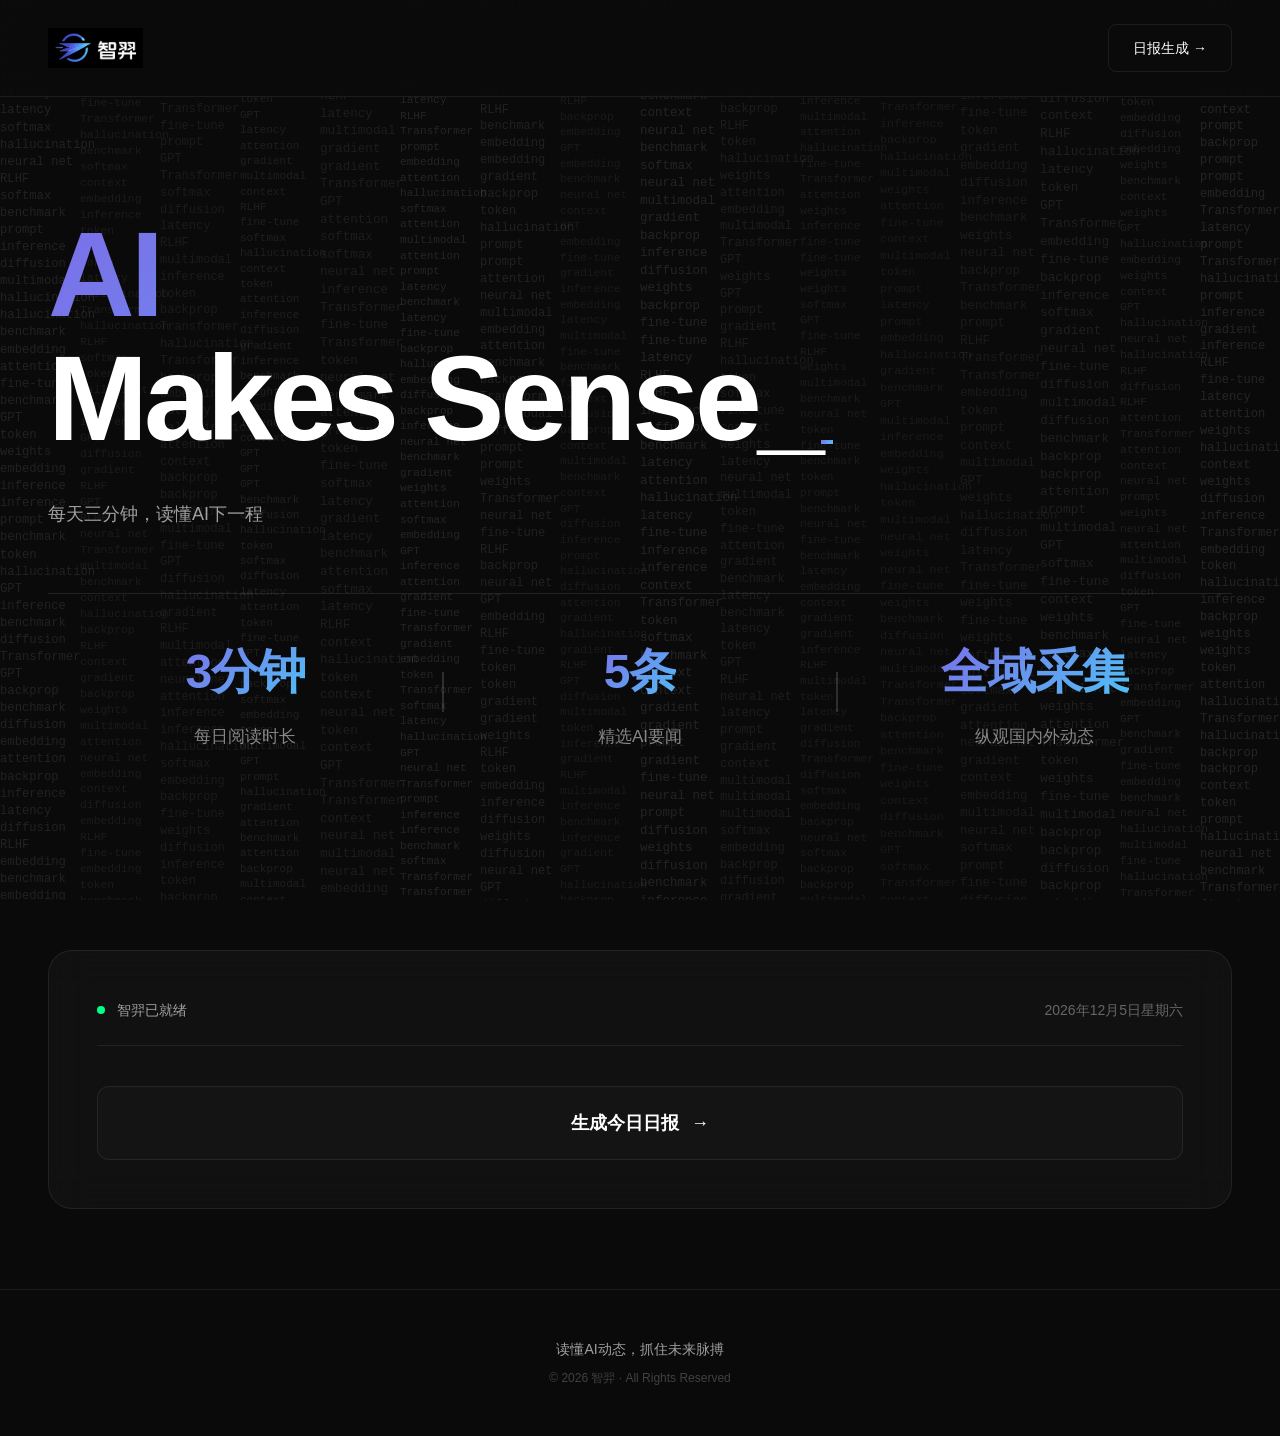
<file: 202606-ai-daily-news/frontend/index.html>
<!DOCTYPE html>
<html lang="zh-CN">
<head>
    <meta charset="UTF-8">
    <meta name="viewport" content="width=device-width, initial-scale=1.0">
    <title>智羿 - AI Makes Sense</title>
    <style>
        :root {
            --bg-primary: #0a0a0a;
            --bg-secondary: #141414;
            --bg-card: rgba(255, 255, 255, 0.03);
            --text-primary: #ffffff;
            --text-secondary: #a0a0a0;
            --text-tertiary: #666666;
            --accent-gradient: linear-gradient(135deg, #7B6FE8 0%, #4FC3F7 100%);
            --accent-solid: #7B6FE8;
            --border-color: rgba(255, 255, 255, 0.08);
            --blur-strength: 20px;
            --transition-speed: 0.3s;
        }

        * {
            margin: 0;
            padding: 0;
            box-sizing: border-box;
        }

        body {
            font-family: -apple-system, BlinkMacSystemFont, "Segoe UI", Roboto, "Helvetica Neue", Arial, sans-serif;
            background: var(--bg-primary);
            color: var(--text-primary);
            line-height: 1.6;
            overflow-x: hidden;
            min-height: 100vh;
        }

        /* 背景字符流 */
        .bg-char-stream {
            position: fixed;
            top: 0;
            left: 0;
            width: 100%;
            height: 100%;
            pointer-events: none;
            z-index: 0;
            overflow: hidden;
        }

        .char-column {
            position: absolute;
            top: 0;
            font-family: 'Courier New', 'Monaco', 'Menlo', monospace;
            font-size: 12px;
            white-space: pre;
            line-height: 1.4;
            animation: scrollDown linear infinite;
        }

        @keyframes scrollDown {
            0% {
                transform: translateY(-100%);
            }
            100% {
                transform: translateY(100vh);
            }
        }

        /* 导航栏 */
        .navbar {
            position: fixed;
            top: 0;
            left: 0;
            right: 0;
            z-index: 100;
            padding: 24px 48px;
            display: flex;
            justify-content: space-between;
            align-items: center;
            background: rgba(10, 10, 10, 0.8);
            backdrop-filter: blur(var(--blur-strength));
            border-bottom: 1px solid var(--border-color);
        }

        .logo {
            display: flex;
            align-items: center;
            text-decoration: none;
        }

        .logo img {
            height: 40px;
            width: auto;
            object-fit: contain;
        }

        .nav-links {
            display: flex;
            gap: 48px;
            list-style: none;
        }

        .nav-links a {
            color: var(--text-secondary);
            text-decoration: none;
            font-size: 14px;
            font-weight: 500;
            transition: color var(--transition-speed);
        }

        .nav-links a:hover,
        .nav-links a.active {
            color: var(--text-primary);
        }

        .nav-cta {
            padding: 12px 24px;
            background: transparent;
            border: 1px solid var(--border-color);
            color: var(--text-primary);
            font-size: 14px;
            font-weight: 500;
            cursor: pointer;
            transition: all var(--transition-speed);
            border-radius: 8px;
            text-decoration: none;
            display: inline-flex;
            align-items: center;
            gap: 8px;
        }

        .nav-cta:hover {
            background: var(--bg-card);
            border-color: var(--accent-solid);
        }

        /* 主内容区域 */
        .main-content {
            position: relative;
            z-index: 1;
            padding-top: 100px;
            min-height: 100vh;
        }

        /* Hero区域 */
        .hero {
            padding: 120px 48px 80px;
            max-width: 1400px;
            margin: 0 auto;
        }

        .hero-title {
            font-size: 120px;
            font-weight: 800;
            line-height: 0.9;
            margin-bottom: 32px;
            letter-spacing: -4px;
        }

        .hero-title-line {
            display: block;
            margin-bottom: 16px;
        }

        .hero-title .ai {
            background: var(--accent-gradient);
            -webkit-background-clip: text;
            -webkit-text-fill-color: transparent;
            background-clip: text;
        }

        .hero-title .subtitle {
            position: relative;
            display: inline-block;
        }

        .hero-title .subtitle::after {
            content: '';
            position: absolute;
            bottom: 8px;
            right: -12px;
            width: 12px;
            height: 4px;
            background: var(--accent-gradient);
            animation: blink 1s infinite;
        }

        @keyframes blink {
            0%, 50% { opacity: 1; }
            51%, 100% { opacity: 0; }
        }

        .hero-subtitle {
            font-size: 18px;
            color: var(--text-secondary);
            margin-bottom: 64px;
            font-weight: 400;
        }

        /* 数据栏 */
        .data-bar {
            display: grid;
            grid-template-columns: repeat(3, 1fr);
            gap: 0;
            position: relative;
            padding: 40px 0;
            border-top: 1px solid rgba(255, 255, 255, 0.1);
        }

        .data-item {
            display: flex;
            flex-direction: column;
            align-items: center;
            justify-content: center;
            gap: 12px;
            position: relative;
        }

        /* 竖向分隔线 */
        .data-item::before,
        .data-item::after {
            content: '';
            position: absolute;
            top: 50%;
            transform: translateY(-50%);
            width: 1px;
            height: 40px;
            background: rgba(255, 255, 255, 0.15);
        }

        .data-item::before {
            left: 0;
        }

        .data-item::after {
            right: 0;
        }

        /* 第一项只有右侧分隔线 */
        .data-item:first-child::before {
            display: none;
        }

        /* 最后一项只有左侧分隔线 */
        .data-item:last-child::after {
            display: none;
        }

        .data-number {
            font-size: 48px;
            font-weight: 700;
            background: var(--accent-gradient);
            -webkit-background-clip: text;
            -webkit-text-fill-color: transparent;
            background-clip: text;
            letter-spacing: -1px;
        }

        .data-number.process-flow {
            font-size: 32px;
            letter-spacing: -0.5px;
        }

        .data-arrow {
            color: rgba(255, 255, 255, 0.4);
            margin: 0 4px;
        }

        .data-label {
            font-size: 17px;
            color: var(--text-primary);
            opacity: 0.5;
            font-weight: 400;
        }

        /* 主功能区 */
        .main-function {
            padding: 80px 48px;
            max-width: 1400px;
            margin: 0 auto;
        }

        .function-card {
            background: var(--bg-card);
            border: 1px solid var(--border-color);
            border-radius: 24px;
            padding: 48px;
            backdrop-filter: blur(var(--blur-strength));
        }

        /* 状态栏 */
        .status-bar {
            display: flex;
            justify-content: space-between;
            align-items: center;
            margin-bottom: 40px;
            padding-bottom: 24px;
            border-bottom: 1px solid var(--border-color);
        }

        .status-indicator {
            display: flex;
            align-items: center;
            gap: 12px;
            font-size: 14px;
            color: var(--text-secondary);
        }

        .status-dot {
            width: 8px;
            height: 8px;
            background: #00ff88;
            border-radius: 50%;
            animation: pulse 2s infinite;
        }

        @keyframes pulse {
            0%, 100% { opacity: 1; transform: scale(1); }
            50% { opacity: 0.5; transform: scale(1.2); }
        }

        .current-date {
            font-size: 14px;
            color: var(--text-tertiary);
        }

        /* 生成按钮 */
        .generate-btn {
            width: 100%;
            padding: 24px;
            background: var(--bg-secondary);
            border: 1px solid var(--border-color);
            color: var(--text-primary);
            font-size: 18px;
            font-weight: 600;
            cursor: pointer;
            transition: all var(--transition-speed);
            border-radius: 12px;
            display: flex;
            align-items: center;
            justify-content: center;
            gap: 12px;
        }

        .generate-btn:hover {
            background: var(--accent-gradient);
            border-color: transparent;
            transform: translateY(-2px);
            box-shadow: 0 10px 30px rgba(123, 111, 232, 0.3);
        }

        .generate-btn:active {
            transform: translateY(0);
        }

        .generate-btn:disabled {
            opacity: 0.5;
            cursor: not-allowed;
            transform: none;
        }

        .arrow-icon {
            transition: transform var(--transition-speed);
        }

        .generate-btn:hover .arrow-icon {
            transform: translateX(4px);
        }

        /* 加载状态 */
        .loading-state {
            display: none;
            margin-top: 40px;
        }

        .loading-state.active {
            display: block;
        }

        .skeleton {
            background: var(--bg-secondary);
            border-radius: 8px;
            margin-bottom: 24px;
            animation: shimmer 1.5s infinite;
        }

        @keyframes shimmer {
            0% { background: var(--bg-secondary); }
            50% { background: rgba(255, 255, 255, 0.05); }
            100% { background: var(--bg-secondary); }
        }

        .skeleton-title {
            height: 24px;
            width: 60%;
            margin-bottom: 16px;
        }

        .skeleton-summary {
            height: 16px;
            width: 100%;
            margin-bottom: 8px;
        }

        .skeleton-detail {
            height: 16px;
            width: 80%;
        }

        /* 简报内容 */
        .briefing-content {
            display: none;
            margin-top: 40px;
        }

        .briefing-content.active {
            display: block;
        }

        .briefing-item {
            background: var(--bg-card);
            border: 1px solid var(--border-color);
            border-radius: 16px;
            padding: 32px;
            margin-bottom: 24px;
            transition: all var(--transition-speed);
        }

        .briefing-item:hover {
            border-color: var(--accent-solid);
            transform: translateY(-4px);
            box-shadow: 0 10px 30px rgba(123, 111, 232, 0.2);
        }

        .item-number {
            display: inline-block;
            padding: 6px 12px;
            background: var(--accent-gradient);
            color: var(--text-primary);
            font-size: 12px;
            font-weight: 700;
            border-radius: 6px;
            margin-bottom: 16px;
        }

        .item-title {
            font-size: 24px;
            font-weight: 700;
            margin-bottom: 16px;
            color: var(--text-primary);
        }

        .item-title a {
            color: var(--text-primary);
            text-decoration: none;
            transition: color var(--transition-speed);
        }

        .item-title a:hover {
            color: var(--accent-solid);
        }

        .item-summary {
            font-size: 16px;
            color: var(--text-secondary);
            margin-bottom: 16px;
            line-height: 1.6;
        }

        .item-detail {
            font-size: 14px;
            color: var(--text-tertiary);
            margin-bottom: 16px;
            line-height: 1.8;
        }

        .item-source {
            display: flex;
            align-items: center;
            gap: 8px;
            font-size: 12px;
            color: var(--text-tertiary);
        }

        .item-source a {
            color: var(--accent-solid);
            text-decoration: none;
            transition: color var(--transition-speed);
        }

        .item-source a:hover {
            color: #4FC3F7;
        }

        /* 错误状态 */
        .error-state {
            display: none;
            margin-top: 40px;
            padding: 32px;
            background: rgba(255, 0, 0, 0.05);
            border: 1px solid rgba(255, 0, 0, 0.2);
            border-radius: 12px;
            color: #ff6b6b;
        }

        .error-state.active {
            display: block;
        }

        .error-title {
            font-size: 18px;
            font-weight: 600;
            margin-bottom: 8px;
        }

        .error-message {
            font-size: 14px;
            color: var(--text-secondary);
        }

        /* 底部 */
        .footer {
            padding: 48px;
            text-align: center;
            border-top: 1px solid var(--border-color);
            color: var(--text-tertiary);
            font-size: 14px;
        }

        .footer-slogan {
            margin-bottom: 8px;
            color: var(--text-secondary);
        }

        .footer-copyright {
            font-size: 12px;
            opacity: 0.6;
        }

        /* 响应式设计 */
        @media (max-width: 768px) {
            .navbar {
                padding: 16px 24px;
            }

            .nav-links {
                display: none;
            }

            .hero {
                padding: 80px 24px 48px;
            }

            .hero-title {
                font-size: 64px;
                letter-spacing: -2px;
            }

            .data-bar {
                grid-template-columns: 1fr;
                gap: 24px;
            }

            .main-function {
                padding: 48px 24px;
            }

            .function-card {
                padding: 24px;
            }

            .footer {
                padding: 24px;
            }
        }

        /* 深色模式优化 */
        @media (prefers-color-scheme: dark) {
            :root {
                --bg-primary: #0a0a0a;
                --bg-secondary: #141414;
            }
        }
    </style>
</head>
<body>
    <!-- 背景字符流 -->
    <div class="bg-char-stream" id="bgCharStream"></div>

    <!-- 导航栏 -->
    <nav class="navbar">
        <a href="#" class="logo">
            <img src="logo.png" alt="智羿">
        </a>
        <ul class="nav-links">
            <li><a href="#" class="active"></a></li>
            <!-- <li><a href="#">用户指南</a></li> -->
        </ul>
        <a href="#" class="nav-cta" onclick="scrollToGenerate()">
            日报生成 →
        </a>
    </nav>

    <!-- 主内容 -->
    <main class="main-content">
        <!-- Hero区域 -->
        <section class="hero">
            <h1 class="hero-title">
                <span class="hero-title-line ai">AI</span>
                <span class="hero-title-line subtitle">Makes Sense_</span>
            </h1>
            <p class="hero-subtitle">每天三分钟，读懂AI下一程</p>

            <div class="data-bar">
                <div class="data-item">
                    <div class="data-number">3分钟</div>
                    <div class="data-label">每日阅读时长</div>
                </div>
                <div class="data-item">
                    <div class="data-number">5条</div>
                    <div class="data-label">精选AI要闻</div>
                </div>
                <div class="data-item">
                    <div class="data-number">全域采集</div>
                    <div class="data-label">纵观国内外动态</div>
                </div>
            </div>
        </section>

        <!-- 主功能区 -->
        <section class="main-function">
            <div class="function-card">
                <!-- 状态栏 -->
                <div class="status-bar">
                    <div class="status-indicator">
                        <span class="status-dot"></span>
                        <span id="statusText">智羿已就绪</span>
                    </div>
                    <div class="current-date" id="currentDate"></div>
                </div>

                <!-- 生成按钮 -->
                <button class="generate-btn" id="generateBtn" onclick="generateBriefing()">
                    生成今日日报
                    <span class="arrow-icon">→</span>
                </button>

                <!-- 加载状态 -->
                <div class="loading-state" id="loadingState">
                    <div class="skeleton">
                        <div class="skeleton-title"></div>
                        <div class="skeleton-summary"></div>
                        <div class="skeleton-detail"></div>
                    </div>
                    <div class="skeleton">
                        <div class="skeleton-title"></div>
                        <div class="skeleton-summary"></div>
                        <div class="skeleton-detail"></div>
                    </div>
                    <div class="skeleton">
                        <div class="skeleton-title"></div>
                        <div class="skeleton-summary"></div>
                        <div class="skeleton-detail"></div>
                    </div>
                </div>

                <!-- 简报内容 -->
                <div class="briefing-content" id="briefingContent"></div>

                <!-- 错误状态 -->
                <div class="error-state" id="errorState">
                    <div class="error-title">生成失败</div>
                    <div class="error-message" id="errorMessage"></div>
                </div>
            </div>
        </section>
    </main>

    <!-- 底部 -->
    <footer class="footer">
        <div class="footer-slogan">读懂AI动态，抓住未来脉搏</div>
        <div class="footer-copyright">© 2026 智羿 · All Rights Reserved</div>
    </footer>

    <script>
        // 配置
        const CONFIG = {
            API_BASE_URL: '',
            BG_TERMS: [
                'Transformer', 'inference', 'neural net', 'attention', 'token',
                'embedding', 'gradient', 'GPT', 'diffusion', 'RLHF', 'latency',
                'fine-tune', 'prompt', 'context', 'weights', 'softmax', 'backprop',
                'multimodal', 'benchmark', 'hallucination'
            ],
            COLUMN_WIDTH: 80,  // 每列宽度
            MIN_SPEED: 20,     // 最快滚动时间（秒）
            MAX_SPEED: 40,     // 最慢滚动时间（秒）
            MIN_OPACITY: 0.06, // 最小透明度
            MAX_OPACITY: 0.12, // 最大透明度
            MIN_FONT_SIZE: 11, // 最小字号
            MAX_FONT_SIZE: 13  // 最大字号
        };

        // 初始化
        document.addEventListener('DOMContentLoaded', () => {
            initBgCharStream();
            updateCurrentDate();
        });

        // 背景字符流
        function initBgCharStream() {
            console.log('初始化背景字符流...');
            const container = document.getElementById('bgCharStream');
            console.log('字符流容器:', container);

            // 清空现有内容
            container.innerHTML = '';

            // 根据屏幕宽度计算列数
            const screenWidth = window.innerWidth;
            const numColumns = Math.floor(screenWidth / CONFIG.COLUMN_WIDTH);
            console.log('屏幕宽度:', screenWidth, '列数:', numColumns);

            // 生成每列字符流
            for (let i = 0; i < numColumns; i++) {
                const column = document.createElement('div');
                column.className = 'char-column';

                // 随机位置
                const xPos = (i / numColumns) * 100;
                column.style.left = `${xPos}%`;

                // 随机透明度
                const opacity = CONFIG.MIN_OPACITY + Math.random() * (CONFIG.MAX_OPACITY - CONFIG.MIN_OPACITY);
                column.style.color = `rgba(255, 255, 255, ${opacity.toFixed(3)})`;

                // 随机字号
                const fontSize = CONFIG.MIN_FONT_SIZE + Math.random() * (CONFIG.MAX_FONT_SIZE - CONFIG.MIN_FONT_SIZE);
                column.style.fontSize = `${fontSize.toFixed(1)}px`;

                // 随机滚动速度
                const duration = CONFIG.MIN_SPEED + Math.random() * (CONFIG.MAX_SPEED - CONFIG.MIN_SPEED);
                column.style.animationDuration = `${duration.toFixed(1)}s`;

                // 随机起始偏移（负值，让初始状态分散）
                const delay = -Math.random() * duration;
                column.style.animationDelay = `${delay.toFixed(1)}s`;

                // 生成术语文本（重复多次确保滚动时有足够内容）
                let termText = '';
                const numRepeats = 100; // 重复次数
                for (let j = 0; j < numRepeats; j++) {
                    const randomTerm = CONFIG.BG_TERMS[Math.floor(Math.random() * CONFIG.BG_TERMS.length)];
                    termText += randomTerm + '\n';
                }
                column.textContent = termText;

                container.appendChild(column);
            }
            console.log('字符流初始化完成，共生成', numColumns, '列');
        }

        // 窗口大小改变时重新生成字符流
        let resizeTimer;
        window.addEventListener('resize', () => {
            clearTimeout(resizeTimer);
            resizeTimer = setTimeout(() => {
                initBgCharStream();
            }, 250);
        });

        // 更新当前日期
        function updateCurrentDate() {
            const now = new Date();
            const options = { year: 'numeric', month: 'long', day: 'numeric', weekday: 'long' };
            document.getElementById('currentDate').textContent = now.toLocaleDateString('zh-CN', options);
        }

        // 滚动到生成区域
        function scrollToGenerate() {
            document.querySelector('.main-function').scrollIntoView({ behavior: 'smooth' });
        }

        // 生成简报
        async function generateBriefing() {
            const btn = document.getElementById('generateBtn');
            const loadingState = document.getElementById('loadingState');
            const briefingContent = document.getElementById('briefingContent');
            const errorState = document.getElementById('errorState');
            const statusText = document.getElementById('statusText');

            // 重置状态
            btn.disabled = true;
            loadingState.classList.add('active');
            briefingContent.classList.remove('active');
            errorState.classList.remove('active');
            statusText.textContent = '智羿生成中...';

            try {
                // 调用API
                console.log('开始API请求，URL:', `${CONFIG.API_BASE_URL}/api/generate-daily-news`);

                // 添加超时控制
                const controller = new AbortController();
                const timeoutId = setTimeout(() => controller.abort(), 120000); // 2分钟超时

                const response = await fetch(`${CONFIG.API_BASE_URL}/api/generate-daily-news`, {
                    method: 'POST',
                    headers: {
                        'Content-Type': 'application/json',
                    },
                    body: JSON.stringify({
                        date: new Date().toISOString().split('T')[0] // 发送今天的日期
                    }),
                    signal: controller.signal
                });

                clearTimeout(timeoutId);

                console.log('API响应状态:', response.status, response.statusText);

                if (!response.ok) {
                    console.error('请求失败，状态码:', response.status);
                    const errorText = await response.text();
                    console.error('错误响应:', errorText);
                    throw new Error(`网络请求失败 (${response.status})`);
                }

                const result = await response.json();
                console.log('API返回结果:', result);

                if (result.success) {
                    displayBriefing(result.data);
                    statusText.textContent = '智羿已完成';
                } else {
                    throw new Error(result.error || '生成失败');
                }

            } catch (error) {
                console.error('生成简报失败:', error);
                console.error('错误堆栈:', error.stack);

                // 处理超时错误
                if (error.name === 'AbortError') {
                    showError('请求超时，请稍后重试');
                } else {
                    showError(error.message || '网络连接失败');
                }
                statusText.textContent = '智羿连接异常';
            } finally {
                btn.disabled = false;
                loadingState.classList.remove('active');
            }
        }

        // 显示简报内容
        function displayBriefing(data) {
            const container = document.getElementById('briefingContent');

            // 转换数据格式
            const items = [];

            if (data.top5 && data.top5.length > 0) {
                data.top5.forEach((item, index) => {
                    items.push({
                        id: index + 1,
                        title: item.title,
                        summary: item.summary,
                        detail: item.why_important || '',
                        source: 'AI资讯',
                        url: item.source_url || item.url || ''
                    });
                });
            }

            if (items.length === 0) {
                showError('暂无新闻内容');
                return;
            }

            let html = '';
            items.forEach(item => {
                const numberStr = String(item.id).padStart(2, '0');
                const hasUrl = item.url && item.url !== 'N/A' && item.url !== '';

                html += `
                    <div class="briefing-item">
                        <span class="item-number">${numberStr}</span>
                        <div class="item-title">
                            ${hasUrl ? `<a href="${item.url}" target="_blank">${item.title}</a>` : item.title}
                        </div>
                        <div class="item-summary">⚡ ${item.summary}</div>
                        <div class="item-detail">📖 ${item.detail}</div>
                        <div class="item-source">
                            来源：${item.source}
                            ${hasUrl ? `<a href="${item.url}" target="_blank">阅读原文 →</a>` : ''}
                        </div>
                    </div>
                `;
            });

            // 添加洞察部分
            if (data.insight) {
                html += `
                    <div class="briefing-item">
                        <span class="item-number">洞察</span>
                        ${data.insight.trend ? `<div class="item-detail">📈 趋势：${data.insight.trend}</div>` : ''}
                        ${data.insight.risk ? `<div class="item-detail">⚠️ 风险：${data.insight.risk}</div>` : ''}
                    </div>
                `;
            }

            container.innerHTML = html;
            container.classList.add('active');
        }

        // 显示错误
        function showError(message) {
            const errorState = document.getElementById('errorState');
            const errorMessage = document.getElementById('errorMessage');
            errorMessage.textContent = message;
            errorState.classList.add('active');
        }
    </script>
</body>
</html>
</file>
